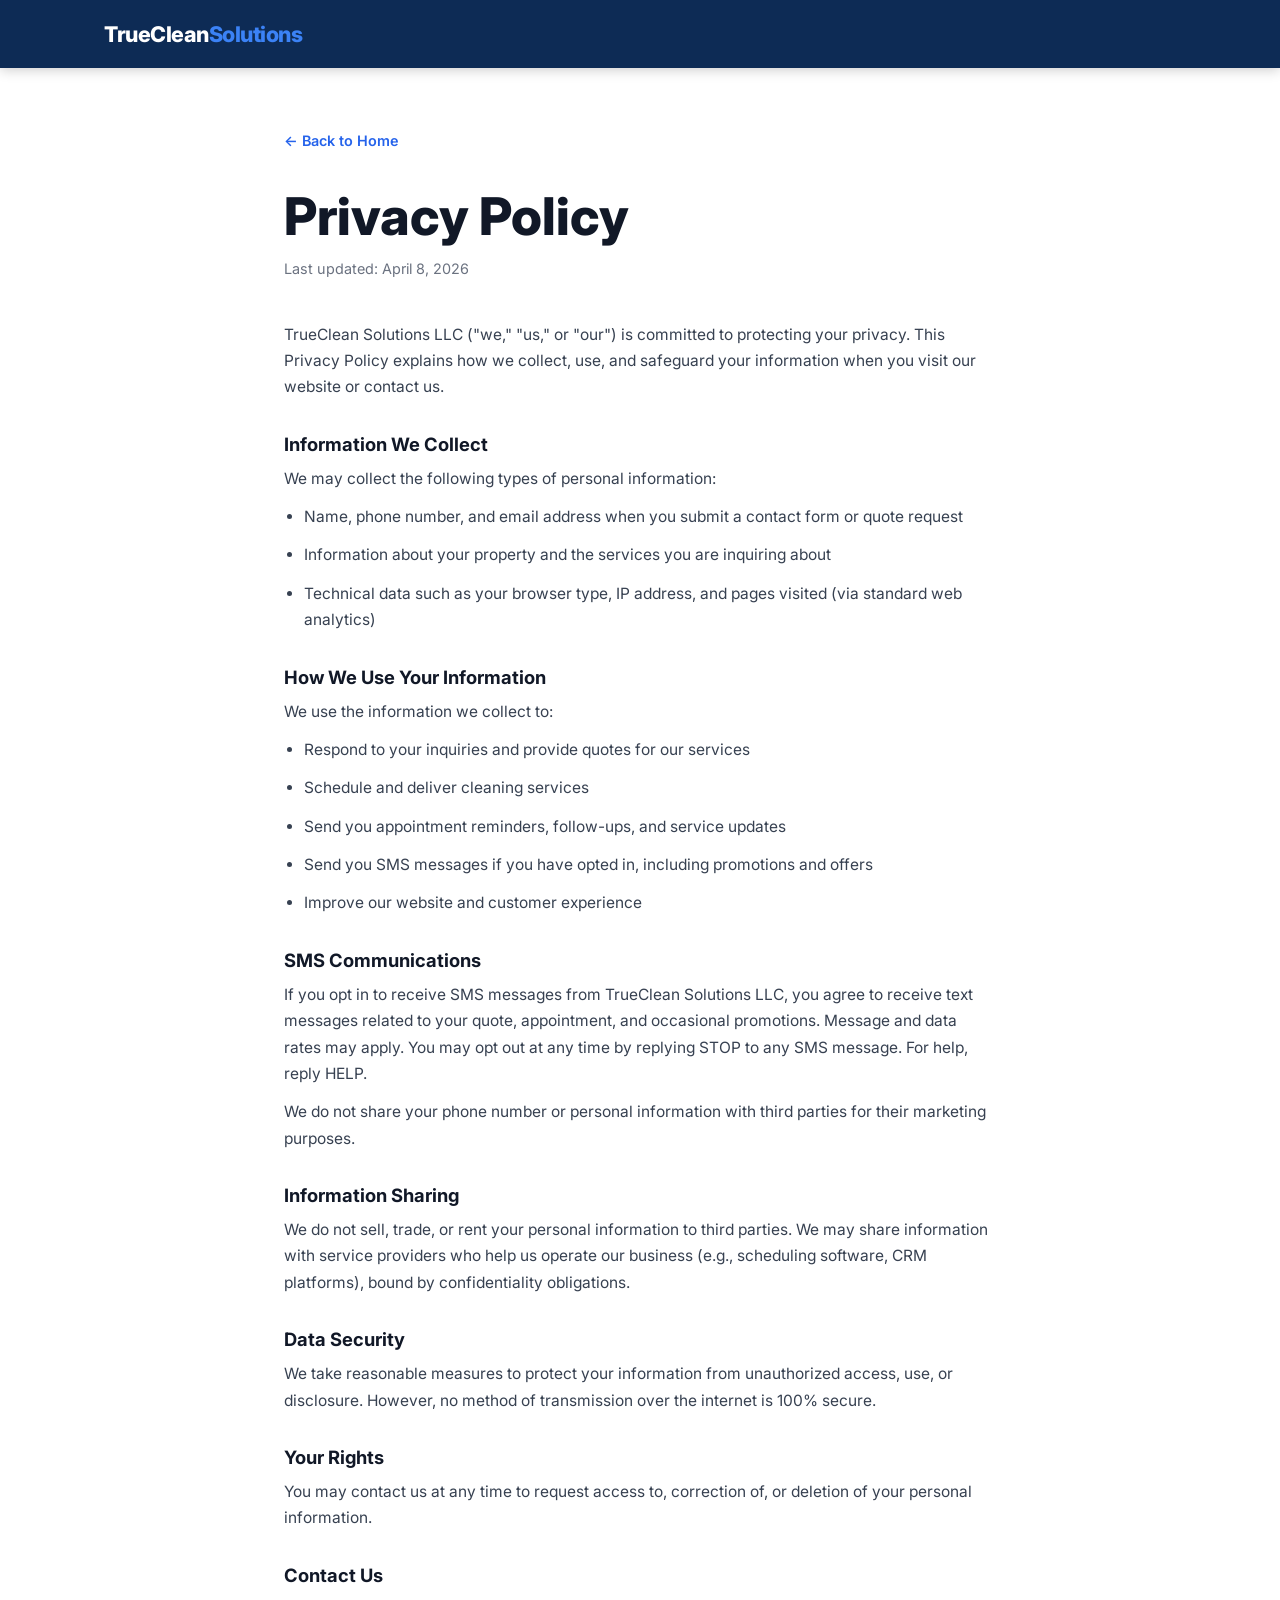
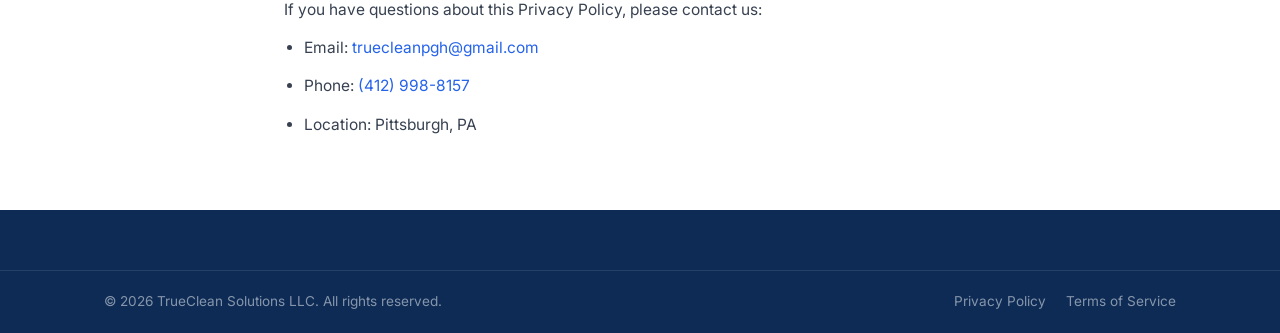
<file: privacy.html>
<!DOCTYPE html>
<html lang="en">
<head>
  <meta charset="UTF-8" />
  <meta name="viewport" content="width=device-width, initial-scale=1.0" />
  <title>Privacy Policy | TrueClean Solutions LLC</title>
  <link rel="stylesheet" href="styles.css" />
  <link href="https://fonts.googleapis.com/css2?family=Inter:wght@400;500;600;700;800&display=swap" rel="stylesheet" />
  <style>
    .legal-page { max-width: 760px; margin: 0 auto; padding: 60px 24px; }
    .legal-page h1 { margin-bottom: 8px; }
    .legal-page .updated { color: var(--text-muted); font-size: 0.9rem; margin-bottom: 40px; }
    .legal-page h2 { font-size: 1.15rem; margin: 32px 0 10px; }
    .legal-page p, .legal-page li { color: var(--text-body); margin-bottom: 12px; font-size: 0.97rem; line-height: 1.7; }
    .legal-page ul { padding-left: 20px; }
    .legal-page a { color: var(--blue-light); }
    .back-link { display: inline-flex; align-items: center; gap: 6px; color: var(--blue-light); font-weight: 600; margin-bottom: 32px; font-size: 0.9rem; }
    .back-link:hover { color: var(--blue-dark); }
  </style>
</head>
<body>
  <header class="navbar">
    <div class="container nav-inner">
      <a href="index.html" class="logo">TrueClean<span>Solutions</span></a>
    </div>
  </header>

  <div class="legal-page">
    <a href="index.html" class="back-link">&larr; Back to Home</a>
    <h1>Privacy Policy</h1>
    <p class="updated">Last updated: April 8, 2026</p>

    <p>TrueClean Solutions LLC ("we," "us," or "our") is committed to protecting your privacy. This Privacy Policy explains how we collect, use, and safeguard your information when you visit our website or contact us.</p>

    <h2>Information We Collect</h2>
    <p>We may collect the following types of personal information:</p>
    <ul>
      <li>Name, phone number, and email address when you submit a contact form or quote request</li>
      <li>Information about your property and the services you are inquiring about</li>
      <li>Technical data such as your browser type, IP address, and pages visited (via standard web analytics)</li>
    </ul>

    <h2>How We Use Your Information</h2>
    <p>We use the information we collect to:</p>
    <ul>
      <li>Respond to your inquiries and provide quotes for our services</li>
      <li>Schedule and deliver cleaning services</li>
      <li>Send you appointment reminders, follow-ups, and service updates</li>
      <li>Send you SMS messages if you have opted in, including promotions and offers</li>
      <li>Improve our website and customer experience</li>
    </ul>

    <h2>SMS Communications</h2>
    <p>If you opt in to receive SMS messages from TrueClean Solutions LLC, you agree to receive text messages related to your quote, appointment, and occasional promotions. Message and data rates may apply. You may opt out at any time by replying STOP to any SMS message. For help, reply HELP.</p>
    <p>We do not share your phone number or personal information with third parties for their marketing purposes.</p>

    <h2>Information Sharing</h2>
    <p>We do not sell, trade, or rent your personal information to third parties. We may share information with service providers who help us operate our business (e.g., scheduling software, CRM platforms), bound by confidentiality obligations.</p>

    <h2>Data Security</h2>
    <p>We take reasonable measures to protect your information from unauthorized access, use, or disclosure. However, no method of transmission over the internet is 100% secure.</p>

    <h2>Your Rights</h2>
    <p>You may contact us at any time to request access to, correction of, or deletion of your personal information.</p>

    <h2>Contact Us</h2>
    <p>If you have questions about this Privacy Policy, please contact us:</p>
    <ul>
      <li>Email: <a href="mailto:truecleanpgh@gmail.com">truecleanpgh@gmail.com</a></li>
      <li>Phone: <a href="tel:4129988157">(412) 998-8157</a></li>
      <li>Location: Pittsburgh, PA</li>
    </ul>
  </div>

  <footer class="footer">
    <div class="footer-bottom">
      <div class="container">
        <p>&copy; 2026 TrueClean Solutions LLC. All rights reserved.</p>
        <div class="footer-legal">
          <a href="privacy.html">Privacy Policy</a>
          <a href="terms.html">Terms of Service</a>
        </div>
      </div>
    </div>
  </footer>
</body>
</html>
</file>
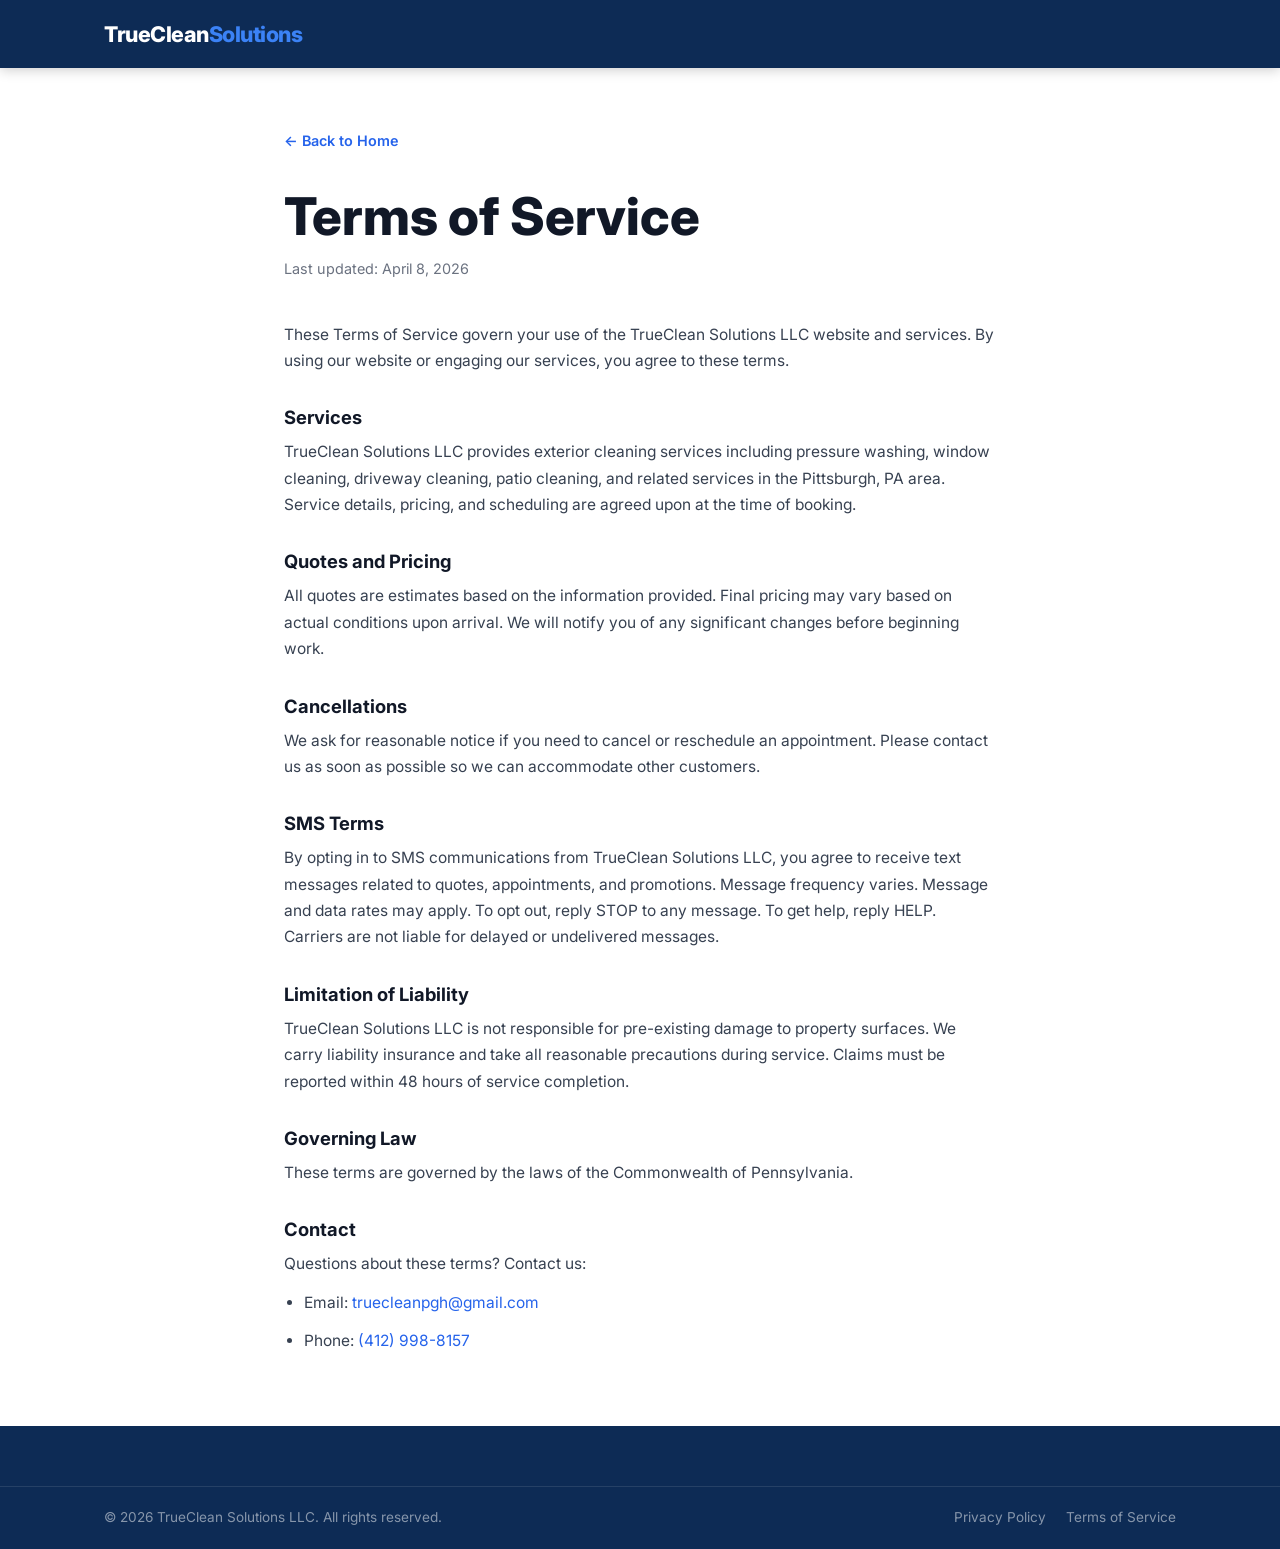
<file: terms.html>
<!DOCTYPE html>
<html lang="en">
<head>
  <meta charset="UTF-8" />
  <meta name="viewport" content="width=device-width, initial-scale=1.0" />
  <title>Terms of Service | TrueClean Solutions LLC</title>
  <link rel="stylesheet" href="styles.css" />
  <link href="https://fonts.googleapis.com/css2?family=Inter:wght@400;500;600;700;800&display=swap" rel="stylesheet" />
  <style>
    .legal-page { max-width: 760px; margin: 0 auto; padding: 60px 24px; }
    .legal-page h1 { margin-bottom: 8px; }
    .legal-page .updated { color: var(--text-muted); font-size: 0.9rem; margin-bottom: 40px; }
    .legal-page h2 { font-size: 1.15rem; margin: 32px 0 10px; }
    .legal-page p, .legal-page li { color: var(--text-body); margin-bottom: 12px; font-size: 0.97rem; line-height: 1.7; }
    .legal-page ul { padding-left: 20px; }
    .legal-page a { color: var(--blue-light); }
    .back-link { display: inline-flex; align-items: center; gap: 6px; color: var(--blue-light); font-weight: 600; margin-bottom: 32px; font-size: 0.9rem; }
    .back-link:hover { color: var(--blue-dark); }
  </style>
</head>
<body>
  <header class="navbar">
    <div class="container nav-inner">
      <a href="index.html" class="logo">TrueClean<span>Solutions</span></a>
    </div>
  </header>

  <div class="legal-page">
    <a href="index.html" class="back-link">&larr; Back to Home</a>
    <h1>Terms of Service</h1>
    <p class="updated">Last updated: April 8, 2026</p>

    <p>These Terms of Service govern your use of the TrueClean Solutions LLC website and services. By using our website or engaging our services, you agree to these terms.</p>

    <h2>Services</h2>
    <p>TrueClean Solutions LLC provides exterior cleaning services including pressure washing, window cleaning, driveway cleaning, patio cleaning, and related services in the Pittsburgh, PA area. Service details, pricing, and scheduling are agreed upon at the time of booking.</p>

    <h2>Quotes and Pricing</h2>
    <p>All quotes are estimates based on the information provided. Final pricing may vary based on actual conditions upon arrival. We will notify you of any significant changes before beginning work.</p>

    <h2>Cancellations</h2>
    <p>We ask for reasonable notice if you need to cancel or reschedule an appointment. Please contact us as soon as possible so we can accommodate other customers.</p>

    <h2>SMS Terms</h2>
    <p>By opting in to SMS communications from TrueClean Solutions LLC, you agree to receive text messages related to quotes, appointments, and promotions. Message frequency varies. Message and data rates may apply. To opt out, reply STOP to any message. To get help, reply HELP. Carriers are not liable for delayed or undelivered messages.</p>

    <h2>Limitation of Liability</h2>
    <p>TrueClean Solutions LLC is not responsible for pre-existing damage to property surfaces. We carry liability insurance and take all reasonable precautions during service. Claims must be reported within 48 hours of service completion.</p>

    <h2>Governing Law</h2>
    <p>These terms are governed by the laws of the Commonwealth of Pennsylvania.</p>

    <h2>Contact</h2>
    <p>Questions about these terms? Contact us:</p>
    <ul>
      <li>Email: <a href="mailto:truecleanpgh@gmail.com">truecleanpgh@gmail.com</a></li>
      <li>Phone: <a href="tel:4129988157">(412) 998-8157</a></li>
    </ul>
  </div>

  <footer class="footer">
    <div class="footer-bottom">
      <div class="container">
        <p>&copy; 2026 TrueClean Solutions LLC. All rights reserved.</p>
        <div class="footer-legal">
          <a href="privacy.html">Privacy Policy</a>
          <a href="terms.html">Terms of Service</a>
        </div>
      </div>
    </div>
  </footer>
</body>
</html>
</file>
<file: styles.css>
/* =====================================================
   TrueClean Solutions LLC — Stylesheet
   Easy to edit: search for color variables at the top
   ===================================================== */

/* ===== DESIGN TOKENS (edit colors here) ===== */
:root {
  --blue-dark:   #0d2b55;   /* navy — primary brand color */
  --blue-mid:    #1a4a8a;   /* medium blue */
  --blue-light:  #2563eb;   /* bright blue — buttons, accents */
  --accent:      #3B82F6;   /* amber — highlight color */
  --text-dark:   #111827;
  --text-body:   #374151;
  --text-muted:  #6b7280;
  --bg-white:    #ffffff;
  --bg-light:    #f8fafc;
  --bg-alt:      #f1f5f9;
  --border:      #e2e8f0;
  --radius:      12px;
  --radius-sm:   8px;
  --shadow-sm:   0 1px 3px rgba(0,0,0,.08), 0 1px 2px rgba(0,0,0,.05);
  --shadow-md:   0 4px 16px rgba(0,0,0,.10);
  --shadow-lg:   0 10px 40px rgba(0,0,0,.14);
  --transition:  0.2s ease;
}

/* ===== RESET ===== */
*, *::before, *::after { box-sizing: border-box; margin: 0; padding: 0; }
html { scroll-behavior: smooth; }
body {
  font-family: 'Inter', -apple-system, BlinkMacSystemFont, 'Segoe UI', sans-serif;
  font-size: 16px;
  line-height: 1.6;
  color: var(--text-body);
  background: var(--bg-white);
}
img { max-width: 100%; display: block; }
a { color: var(--blue-light); text-decoration: none; transition: color var(--transition); }
a:hover { color: var(--blue-dark); }

/* ===== LAYOUT ===== */
.container {
  max-width: 1120px;
  margin: 0 auto;
  padding: 0 24px;
}
.section { padding: 80px 0; }
.section-alt { background: var(--bg-alt); }

/* ===== TYPOGRAPHY ===== */
h1, h2, h3, h4 {
  color: var(--text-dark);
  line-height: 1.25;
  font-weight: 700;
}
h1 { font-size: clamp(2rem, 5vw, 3.25rem); font-weight: 800; }
h2 { font-size: clamp(1.6rem, 3vw, 2.25rem); }
h3 { font-size: 1.2rem; }

.section-header { text-align: center; max-width: 640px; margin: 0 auto 56px; }
.section-eyebrow {
  font-size: 0.8rem;
  font-weight: 600;
  letter-spacing: 0.12em;
  text-transform: uppercase;
  color: var(--blue-light);
  margin-bottom: 8px;
}
.section-sub { margin-top: 12px; color: var(--text-muted); font-size: 1.05rem; }

/* ===== BUTTONS ===== */
.btn {
  display: inline-flex;
  align-items: center;
  justify-content: center;
  padding: 14px 28px;
  border-radius: var(--radius-sm);
  font-weight: 600;
  font-size: 1rem;
  border: 2px solid transparent;
  cursor: pointer;
  transition: all var(--transition);
  white-space: nowrap;
}
.btn-primary {
  background: var(--blue-light);
  color: #fff;
  border-color: var(--blue-light);
}
.btn-primary:hover {
  background: var(--blue-mid);
  border-color: var(--blue-mid);
  color: #fff;
  transform: translateY(-1px);
  box-shadow: var(--shadow-md);
}
.btn-outline {
  background: transparent;
  color: #fff;
  border-color: rgba(255,255,255,0.7);
}
.btn-outline:hover {
  background: rgba(255,255,255,0.1);
  color: #fff;
  border-color: #fff;
}
.btn-sm { padding: 10px 20px; font-size: 0.9rem; }
.btn-full { width: 100%; }

/* ===== NAVBAR ===== */
.navbar {
  position: sticky;
  top: 0;
  z-index: 100;
  background: var(--blue-dark);
  box-shadow: 0 2px 12px rgba(0,0,0,0.2);
}
.nav-inner {
  display: flex;
  align-items: center;
  justify-content: space-between;
  height: 68px;
}
.logo {
  font-size: 1.35rem;
  font-weight: 800;
  color: #fff;
  letter-spacing: -0.5px;
}
.logo span { color: var(--accent); }
.logo:hover { color: #fff; }
.nav-links {
  display: flex;
  align-items: center;
  gap: 28px;
}
.nav-links a {
  color: rgba(255,255,255,0.85);
  font-weight: 500;
  font-size: 0.95rem;
}
.nav-links a:hover { color: #fff; }
.nav-links .btn { color: #fff; }
.hamburger {
  display: none;
  background: none;
  border: none;
  color: #fff;
  font-size: 1.5rem;
  cursor: pointer;
  padding: 4px 8px;
}
.mobile-menu {
  display: none;
  flex-direction: column;
  background: var(--blue-dark);
  border-top: 1px solid rgba(255,255,255,0.1);
  padding: 16px 24px 24px;
  gap: 4px;
}
.mobile-menu a {
  color: rgba(255,255,255,0.9);
  font-weight: 500;
  font-size: 1rem;
  padding: 10px 0;
  border-bottom: 1px solid rgba(255,255,255,0.08);
}
.mobile-menu a:last-child { border-bottom: none; }
.mobile-menu.open { display: flex; }

/* ===== HERO ===== */
.hero {
  position: relative;
  min-height: 88vh;
  display: flex;
  align-items: center;
  /*
    TO ADD YOUR BACKGROUND PHOTO:
    Replace the gradient below with:
    background: url('images/hero-bg.jpg') center/cover no-repeat;
  */
  background: linear-gradient(135deg, var(--blue-dark) 0%, #0f3b7a 50%, #153d8a 100%);
  overflow: hidden;
}
.hero::before {
  content: '';
  position: absolute;
  inset: 0;
  background: url("data:image/svg+xml,%3Csvg width='60' height='60' viewBox='0 0 60 60' xmlns='http://www.w3.org/2000/svg'%3E%3Cg fill='none' fill-rule='evenodd'%3E%3Cg fill='%23ffffff' fill-opacity='0.03'%3E%3Cpath d='M36 34v-4h-2v4h-4v2h4v4h2v-4h4v-2h-4zm0-30V0h-2v4h-4v2h4v4h2V6h4V4h-4zM6 34v-4H4v4H0v2h4v4h2v-4h4v-2H6zM6 4V0H4v4H0v2h4v4h2V6h4V4H6z'/%3E%3C/g%3E%3C/g%3E%3C/svg%3E");
}
.hero-overlay {
  position: absolute;
  inset: 0;
  background: rgba(13, 43, 85, 0.15);
}
.hero-content {
  position: relative;
  z-index: 1;
  max-width: 720px;
  padding-top: 40px;
  padding-bottom: 40px;
}
.hero-eyebrow {
  font-size: 0.85rem;
  font-weight: 600;
  letter-spacing: 0.1em;
  text-transform: uppercase;
  color: var(--accent);
  margin-bottom: 16px;
}
.hero h1 {
  color: #fff;
  margin-bottom: 20px;
  text-shadow: 0 2px 8px rgba(0,0,0,0.2);
}
.hero-sub {
  color: rgba(255,255,255,0.85);
  font-size: 1.15rem;
  max-width: 560px;
  margin-bottom: 36px;
  line-height: 1.7;
}
.hero-ctas {
  display: flex;
  flex-wrap: wrap;
  gap: 16px;
}

/* ===== TRUST BAR ===== */
.trust-bar {
  background: var(--blue-dark);
  padding: 20px 0;
  border-top: 1px solid rgba(255,255,255,0.08);
}
.trust-inner {
  display: flex;
  flex-wrap: wrap;
  justify-content: center;
  gap: 32px;
}
.trust-item {
  display: flex;
  align-items: center;
  gap: 8px;
  color: rgba(255,255,255,0.9);
  font-weight: 500;
  font-size: 0.95rem;
}
.trust-icon {
  color: var(--accent);
  font-size: 1.1rem;
  font-weight: 700;
}

/* ===== SERVICES ===== */
.services-grid {
  display: grid;
  grid-template-columns: repeat(auto-fill, minmax(320px, 1fr));
  gap: 24px;
}
.service-card {
  background: var(--bg-white);
  border-radius: var(--radius);
  box-shadow: var(--shadow-sm);
  border: 1px solid var(--border);
  overflow: hidden;
  transition: transform var(--transition), box-shadow var(--transition);
}
.service-card:hover {
  transform: translateY(-4px);
  box-shadow: var(--shadow-lg);
}
.service-img {
  height: 200px;
  background: linear-gradient(135deg, var(--blue-mid), var(--blue-dark));
  /*
    TO ADD SERVICE PHOTOS:
    .service-img-1 { background: url('images/pressure-washing.jpg') center/cover; }
    etc.
  */
 
  display: flex;
  align-items: center;
  justify-content: center;
  color: rgba(255,255,255,0.3);
  font-size: 0.8rem;
  letter-spacing: 0.1em;
  text-transform: uppercase;
}
 .service-img-1 {
background: url("images/pressure-house.jpg") center/cover no-repeat;
}

.service-img-2 {
background: url("images/window-clean.jpg") center/cover no-repeat;
}

.service-img-3 {
background: url("images/driveway.jpg") center/cover no-repeat;
}

.service-img-4 {
background: url("images/gutter.jpg") center/cover no-repeat;
}

.service-img-5 {
background: url("images/full-house.jpg") center/cover no-repeat;
}
.service-img::after {
  content: '';
}
.service-body { padding: 24px; }
.service-body h3 { margin-bottom: 8px; color: var(--text-dark); }
.service-body p { color: var(--text-muted); font-size: 0.95rem; margin-bottom: 16px; }
.link-arrow {
  color: var(--blue-light);
  font-weight: 600;
  font-size: 0.9rem;
}
.link-arrow:hover { color: var(--blue-dark); }

.service-card-cta {
  background: var(--blue-dark);
  border-color: var(--blue-dark);
  display: flex;
  align-items: center;
  justify-content: center;
}
.service-cta-inner {
  padding: 32px;
  text-align: center;
}
.service-cta-inner h3 { color: #fff; margin-bottom: 12px; }
.service-cta-inner p { color: rgba(255,255,255,0.75); margin-bottom: 24px; font-size: 0.95rem; }

/* ===== WHY CHOOSE US ===== */
.why-grid {
  display: grid;
  grid-template-columns: repeat(auto-fill, minmax(300px, 1fr));
  gap: 24px;
}
.why-card {
  background: var(--bg-white);
  padding: 32px 28px;
  border-radius: var(--radius);
  border: 1px solid var(--border);
  box-shadow: var(--shadow-sm);
  transition: transform var(--transition), box-shadow var(--transition);
}
.why-card:hover {
  transform: translateY(-3px);
  box-shadow: var(--shadow-md);
}
.why-icon { font-size: 2rem; margin-bottom: 16px; }
.why-card h3 { margin-bottom: 8px; }
.why-card p { color: var(--text-muted); font-size: 0.95rem; }

/* ===== BEFORE / AFTER ===== */
.gallery-grid {
  display: grid;
  grid-template-columns: repeat(auto-fill, minmax(320px, 1fr));
  gap: 24px;
}
.gallery-pair {
  display: grid;
  grid-template-columns: 1fr 1fr;
  gap: 4px;
  border-radius: var(--radius);
  overflow: hidden;
  box-shadow: var(--shadow-md);
}
.gallery-item { position: relative; }
.photo-placeholder {
  height: 220px;
  background: #d1d5db;
  display: flex;
  flex-direction: column;
  align-items: center;
  justify-content: center;
  gap: 6px;
  color: #9ca3af;
}
.photo-placeholder span {
  font-size: 1.1rem;
  font-weight: 700;
  letter-spacing: 0.1em;
}
.photo-placeholder p { font-size: 0.75rem; }
.photo-placeholder-after { background: #bfdbfe; color: var(--blue-mid); }
.gallery-label {
  position: absolute;
  bottom: 8px;
  left: 8px;
  padding: 4px 10px;
  border-radius: 4px;
  font-size: 0.75rem;
  font-weight: 700;
  letter-spacing: 0.05em;
  text-transform: uppercase;
}
.before-label { background: rgba(0,0,0,0.55); color: #fff; }
.after-label  { background: var(--blue-light); color: #fff; }

/* ===== CONTACT ===== */
.contact-layout {
  display: grid;
  grid-template-columns: 1fr 1.5fr;
  gap: 64px;
  align-items: start;
}
.contact-info h2 { margin-bottom: 16px; }
.contact-info p { color: var(--text-muted); margin-bottom: 32px; }
.contact-details { display: flex; flex-direction: column; gap: 20px; }
.contact-detail {
  display: flex;
  align-items: flex-start;
  gap: 16px;
}
.detail-icon {
  font-size: 1.3rem;
  width: 40px;
  height: 40px;
  background: var(--blue-light);
  border-radius: 50%;
  display: flex;
  align-items: center;
  justify-content: center;
  flex-shrink: 0;
}
.contact-detail strong {
  display: block;
  font-size: 0.8rem;
  text-transform: uppercase;
  letter-spacing: 0.08em;
  color: var(--text-muted);
  margin-bottom: 2px;
}
.contact-detail a, .contact-detail span {
  color: var(--text-dark);
  font-weight: 500;
  font-size: 0.95rem;
}
.contact-detail a:hover { color: var(--blue-light); }

/* ===== FORM ===== */
.contact-form-wrap {
  background: var(--bg-white);
  border-radius: var(--radius);
  padding: 40px;
  box-shadow: var(--shadow-lg);
  border: 1px solid var(--border);
}
.form-row {
  display: grid;
  grid-template-columns: 1fr 1fr;
  gap: 16px;
}
.form-group { display: flex; flex-direction: column; gap: 6px; margin-bottom: 20px; }
.form-group label {
  font-size: 0.875rem;
  font-weight: 600;
  color: var(--text-dark);
}
.form-group input,
.form-group select,
.form-group textarea {
  padding: 12px 16px;
  border: 1.5px solid var(--border);
  border-radius: var(--radius-sm);
  font-size: 0.95rem;
  font-family: inherit;
  color: var(--text-dark);
  background: var(--bg-white);
  transition: border-color var(--transition), box-shadow var(--transition);
  outline: none;
}
.form-group input:focus,
.form-group select:focus,
.form-group textarea:focus {
  border-color: var(--blue-light);
  box-shadow: 0 0 0 3px rgba(37,99,235,0.12);
}
.form-group textarea { resize: vertical; min-height: 100px; }

.consent-group { margin-bottom: 24px; }
.checkbox-label {
  display: flex;
  align-items: flex-start;
  gap: 10px;
  cursor: pointer;
  font-size: 0.875rem;
  color: var(--text-body);
  line-height: 1.5;
}
.checkbox-label input[type="checkbox"] {
  margin-top: 2px;
  width: 18px;
  height: 18px;
  flex-shrink: 0;
  accent-color: var(--blue-light);
  cursor: pointer;
  border: none;
  padding: 0;
  box-shadow: none;
}
.checkbox-label input:focus { box-shadow: none; }

.sms-disclosure {
  margin-top: 16px;
  font-size: 0.75rem;
  color: var(--text-muted);
  line-height: 1.6;
}
.sms-disclosure a { color: var(--blue-light); font-size: 0.75rem; }

.form-success {
  text-align: center;
  padding: 48px 24px;
}
.success-icon {
  width: 64px;
  height: 64px;
  background: #dcfce7;
  color: #16a34a;
  border-radius: 50%;
  display: flex;
  align-items: center;
  justify-content: center;
  font-size: 1.5rem;
  font-weight: 700;
  margin: 0 auto 24px;
}
.form-success h3 { margin-bottom: 12px; color: var(--text-dark); }
.form-success p { color: var(--text-muted); font-size: 0.95rem; }

/* ===== FOOTER ===== */
.footer {
  background: var(--blue-dark);
  color: rgba(255,255,255,0.8);
  padding-top: 60px;
}
.footer-inner {
  display: grid;
  grid-template-columns: 2fr 1fr 1fr;
  gap: 48px;
  padding-bottom: 48px;
}
.footer-brand .logo-light { margin-bottom: 16px; display: inline-block; }
.footer-brand p { font-size: 0.9rem; line-height: 1.7; }
.footer-links, .footer-contact {
  display: flex;
  flex-direction: column;
  gap: 10px;
}
.footer-links h4, .footer-contact h4 {
  color: #fff;
  font-size: 0.8rem;
  text-transform: uppercase;
  letter-spacing: 0.1em;
  margin-bottom: 4px;
}
.footer-links a, .footer-contact a, .footer-contact span {
  color: rgba(255,255,255,0.7);
  font-size: 0.9rem;
  transition: color var(--transition);
}
.footer-links a:hover, .footer-contact a:hover { color: #fff; }
.footer-bottom {
  border-top: 1px solid rgba(255,255,255,0.1);
  padding: 20px 0;
}
.footer-bottom .container {
  display: flex;
  justify-content: space-between;
  align-items: center;
  flex-wrap: wrap;
  gap: 12px;
}
.footer-bottom p { font-size: 0.85rem; color: rgba(255,255,255,0.5); }
.footer-legal { display: flex; gap: 20px; }
.footer-legal a { color: rgba(255,255,255,0.5); font-size: 0.85rem; }
.footer-legal a:hover { color: rgba(255,255,255,0.9); }

/* ===== RESPONSIVE ===== */
@media (max-width: 900px) {
  .contact-layout { grid-template-columns: 1fr; gap: 40px; }
  .footer-inner { grid-template-columns: 1fr 1fr; }
  .footer-brand { grid-column: 1 / -1; }
}

@media (max-width: 680px) {
  .section { padding: 60px 0; }
  .nav-links { display: none; }
  .hamburger { display: block; }
  .hero { min-height: 75vh; }
  .hero-ctas { flex-direction: column; }
  .hero-ctas .btn { text-align: center; }
  .form-row { grid-template-columns: 1fr; }
  .contact-form-wrap { padding: 28px 20px; }
  .footer-inner { grid-template-columns: 1fr; }
  .footer-bottom .container { flex-direction: column; text-align: center; }
  .gallery-pair { grid-template-columns: 1fr; }
  .trust-inner { gap: 16px; }
  .trust-item { font-size: 0.85rem; }
}

@media (max-width: 480px) {
  .services-grid { grid-template-columns: 1fr; }
  .why-grid { grid-template-columns: 1fr; }
  .gallery-grid { grid-template-columns: 1fr; }
  h1 { font-size: 1.9rem; }
  h2 { font-size: 1.5rem; }
}
</file>
